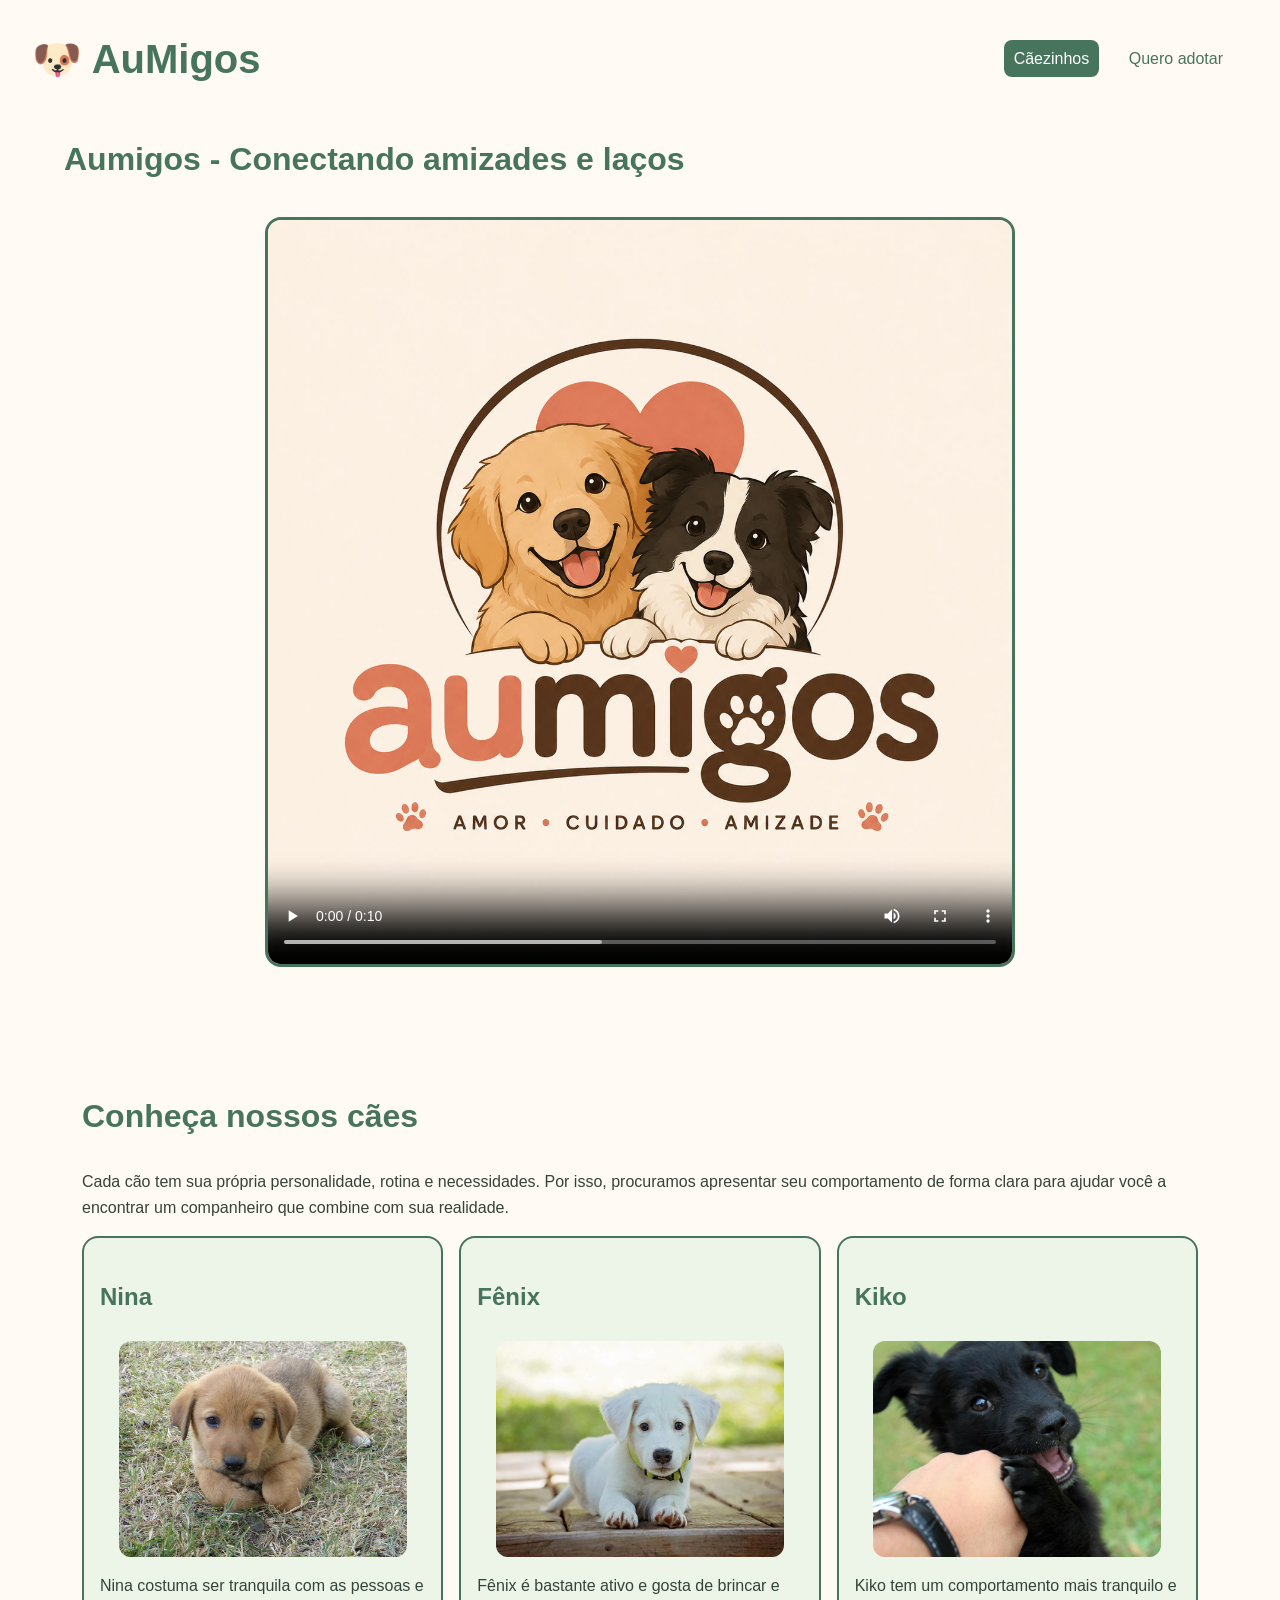
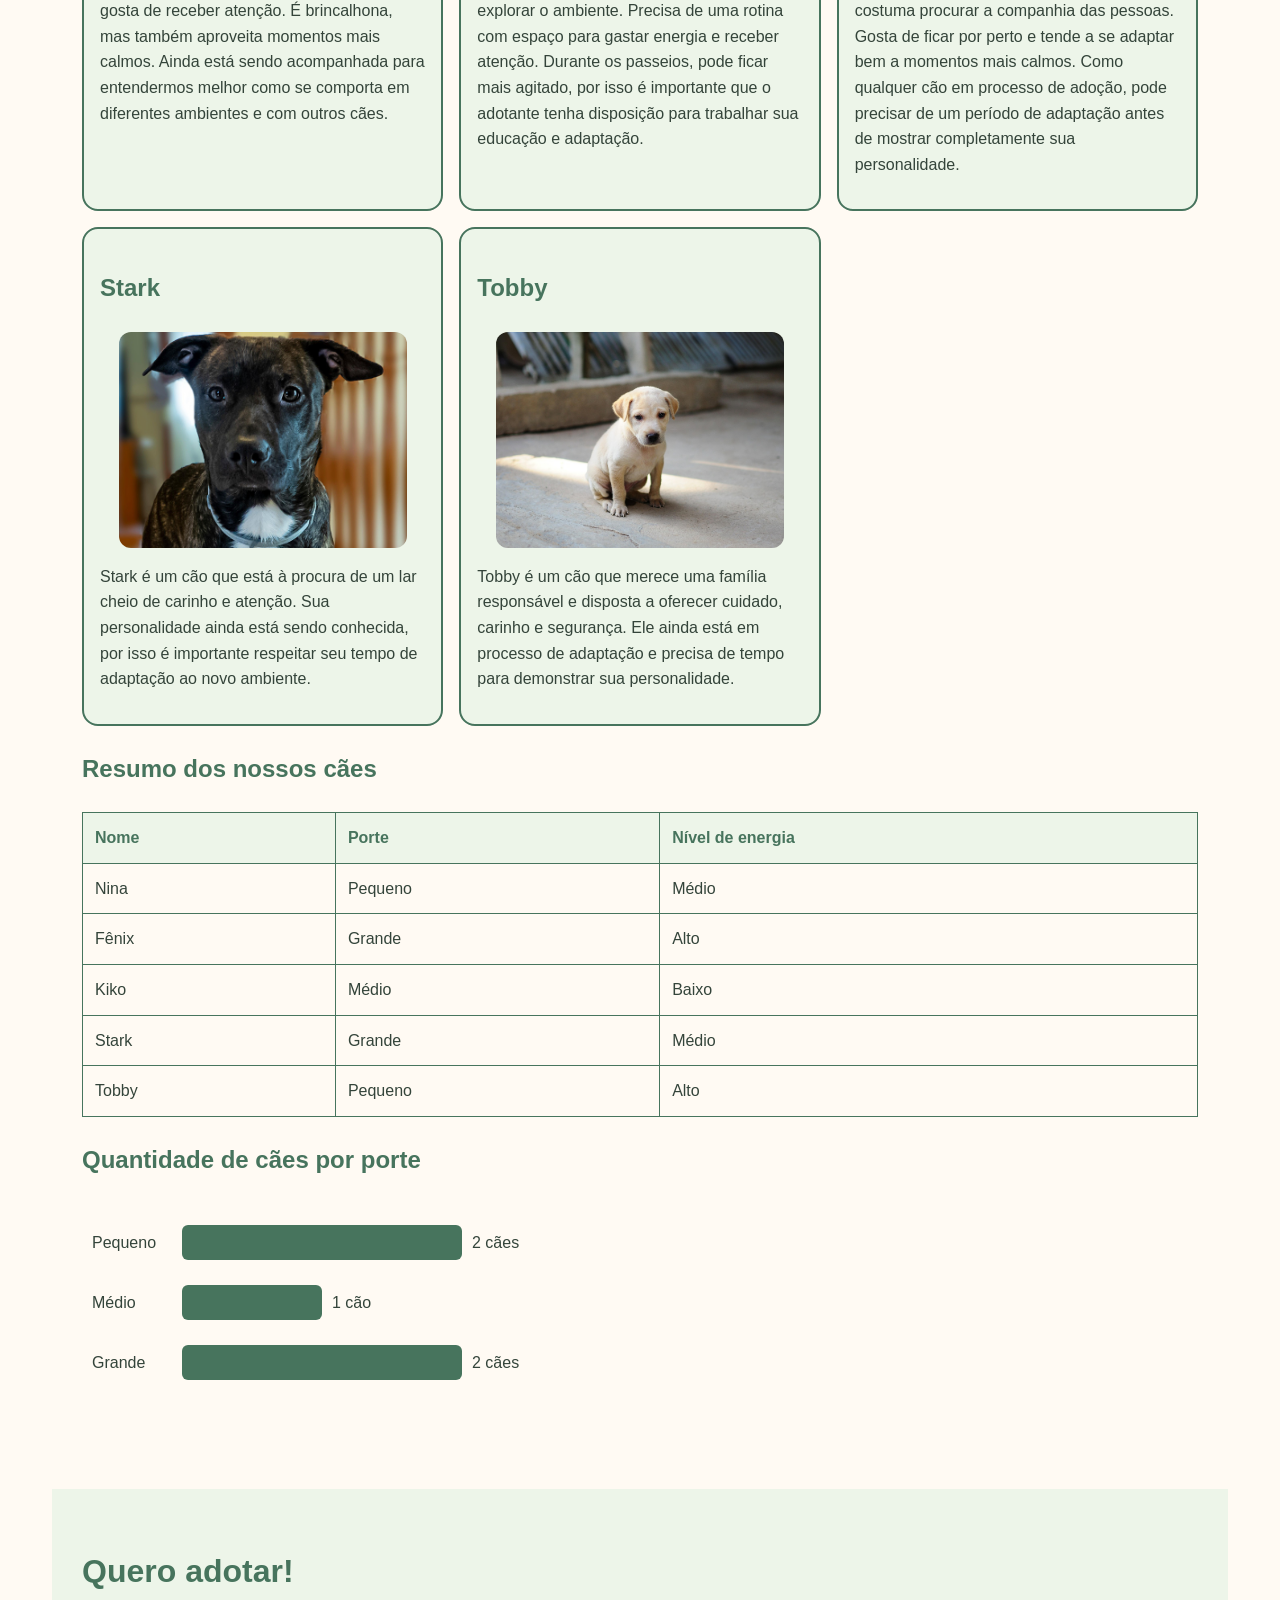
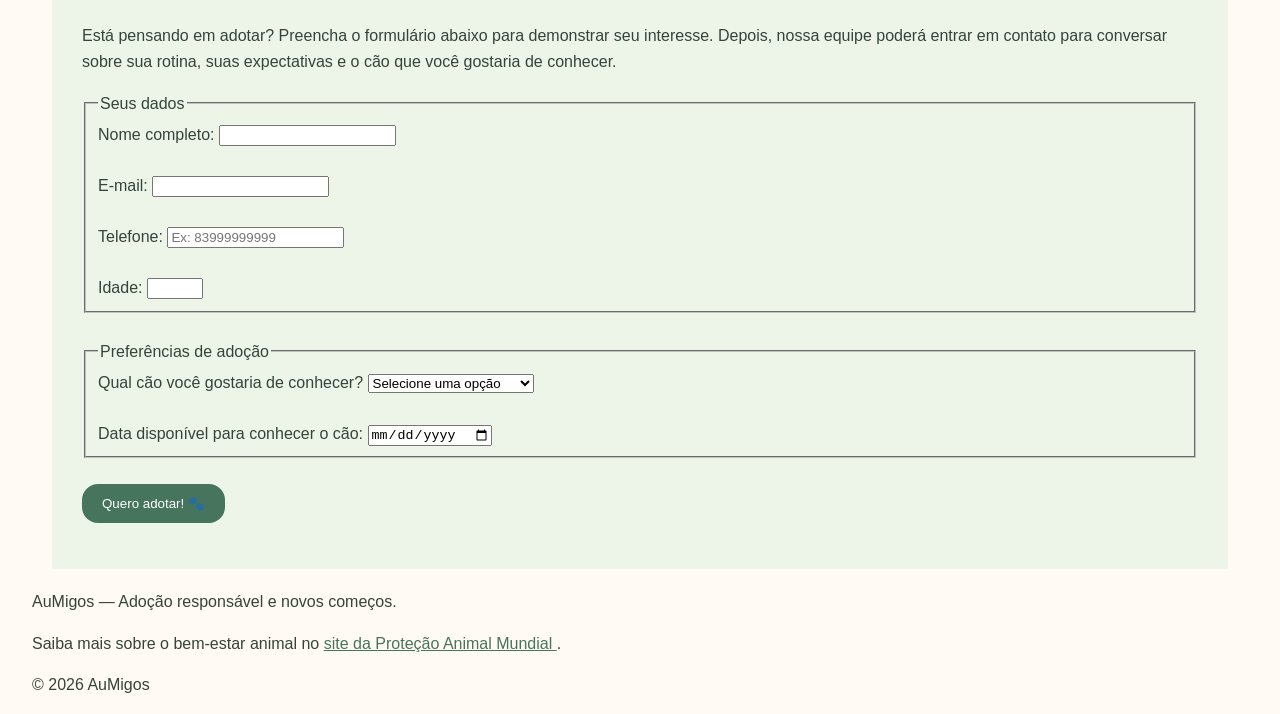
<file: Aumigos - atividade/index.html>
<!DOCTYPE html>
<html lang="pt-BR">

<head>
    <meta charset="UTF-8">
    <meta name="viewport" content="width=device-width, initial-scale=1.0">

    <title>AuMigos — Adoção responsável de cães</title>

    <link rel="stylesheet" href="css/reset.css">
    <link rel="stylesheet" href="css/style.css">
</head>

<body>

    <header>
    <div class="barra-navegacao">
        <h1>🐶 AuMigos</h1>
       <nav id="menu-navegacao">
    <ul>
        <li class="item-dropdown">
            <a href="#caes" class="ativo">Cãezinhos</a>

            <ul class="dropdown">
                <li><a href="#nina">Nina</a></li>
                <li><a href="#fenix">Fênix</a></li>
                <li><a href="#kiko">Kiko</a></li>
                <li><a href="#stark">Stark</a></li>
                <li><a href="#tobby">Tobby</a></li>
            </ul>
        </li>

        <li><a href="#adocao">Quero adotar</a></li>
    </ul>

    <button
        type="button"
        class="botao-menu"
        aria-label="Abrir menu de navegação"
        aria-expanded="false"
        aria-controls="menu-navegacao"
    >
        <span></span>
        <span></span>
        <span></span>
    </button>
</nav>
    </div>
</header>
<main>
<section class="secao-video">
    <h2>Aumigos - Conectando amizades e laços</h2>

    <!--
        preload="metadata" foi escolhido porque o vídeo é um conteúdo
        complementar da página. Assim, o navegador carrega apenas
        os metadados inicialmente, evitando o carregamento completo
        do vídeo antes que o usuário decida reproduzi-lo.
    -->

    <video
    controls
    preload="metadata"
    poster="assets/video/cachorro-poster.jpg"
>
    <source src="assets/video/cachorro.mp4" type="video/mp4">
    <source src="assets/video/cachorro.webm" type="video/webm">

    <track
        kind="subtitles"
        src="assets/video/cachorro.vtt"
        srclang="pt-BR"
        label="Português"
        default
    >

    Seu navegador não suporta a reprodução de vídeos.
</video>
</section>
        <section id="caes" class="secao">

            <h2>Conheça nossos cães</h2>

            <p>
                Cada cão tem sua própria personalidade, rotina e necessidades. 
                Por isso, procuramos apresentar seu comportamento de forma clara para ajudar você a encontrar um companheiro que combine com sua realidade.
            </p>
<div class="grade-caes">
            <article class="card" id="nina">
                <h3>Nina</h3>
                <img
                    src="assets/images/nina.jpg"
                    alt="Imagem ilustrativa da cadela Nina"
                >
                <p>
                    Nina costuma ser tranquila com as pessoas e gosta de receber atenção. 
                    É brincalhona, mas também aproveita momentos mais calmos. 
                    Ainda está sendo acompanhada para entendermos melhor como se comporta em diferentes ambientes e com outros cães.
                </p>
            </article>
            <article class="card" id="fenix">
                <h3>Fênix</h3>
                <img
                    src="assets/images/fenix.jpg"
                    alt="Imagem ilustrativa do cão Fênix"
                >
                <p>
                    Fênix é bastante ativo e gosta de brincar e explorar o ambiente. 
                    Precisa de uma rotina com espaço para gastar energia e receber atenção. 
                    Durante os passeios, pode ficar mais agitado, por isso é importante que o adotante tenha disposição para trabalhar sua educação e adaptação.
                </p>
            </article>
            <article class="card" id="kiko">
                <h3>Kiko</h3>
                <img
                    src="assets/images/kiko.jpg"
                    alt="Imagem ilustrativa do cão Kiko"
                 >
                <p>
                    Kiko tem um comportamento mais tranquilo e costuma procurar a companhia das pessoas. 
                    Gosta de ficar por perto e tende a se adaptar bem a momentos mais calmos. 
                    Como qualquer cão em processo de adoção, pode precisar de um período de adaptação antes de mostrar completamente sua personalidade.
                </p>
            </article>
            <article class="card" id="stark">
                <h3>Stark</h3>
                <img
                    src="assets/images/stark.jpg"
                    alt="Imagem ilustrativa do cão Stark"
                >
                <p>
                    Stark é um cão que está à procura de um lar cheio de carinho e atenção. 
                    Sua personalidade ainda está sendo conhecida, por isso é importante respeitar seu tempo de adaptação ao novo ambiente.
                </p>
            </article>
            <article class="card" id="tobby">
                <h3>Tobby</h3>
                <img
                    src="assets/images/tobby.jpg"
                    alt="Imagem ilustrativa do cão Tobby"
                >
                <p>
                    Tobby é um cão que merece uma família responsável e disposta a oferecer cuidado, carinho e segurança.
                    Ele ainda está em processo de adaptação e precisa de tempo para demonstrar sua personalidade.
                </p>
            </article>
</div>
            <h3>Resumo dos nossos cães</h3>
            <table>
                <thead>
                    <tr>
                        <th>Nome</th>
                        <th>Porte</th>
                        <th>Nível de energia</th>
                    </tr>
                </thead>
                <tbody>
                                        <tr>
                        <td>Nina</td>
                        <td>Pequeno</td>
                        <td>Médio</td>
                    </tr>
                    <tr>
                        <td>Fênix</td>
                        <td>Grande</td>
                        <td>Alto</td>
                    </tr>
                    <tr>
                        <td>Kiko</td>
                        <td>Médio</td>
                        <td>Baixo</td>
                    </tr>
                    <tr>
                        <td>Stark</td>
                        <td>Grande</td>
                        <td>Médio</td>
                    </tr>
                    <tr>
                        <td>Tobby</td>
                        <td>Pequeno</td>
                        <td>Alto</td>
                    </tr>
                </tbody>
            </table>

<!-- Gráfico SVG: quantidade de cães por porte -->
<h3>Quantidade de cães por porte</h3>

<svg
    viewBox="0 0 500 220"
    role="img"
    aria-labelledby="titulo-grafico descricao-grafico"
    class="grafico-caes"
>
    <title id="titulo-grafico">Quantidade de cães por porte</title>
    <desc id="descricao-grafico">
        Dois cães de porte pequeno, um de porte médio e dois de porte grande.
    </desc>

    <text x="10" y="45" fill="#34443a">Pequeno</text>
    <rect x="100" y="22" width="280" height="35" rx="6" fill="#47745d"/>
    <text x="390" y="45" fill="#34443a">2 cães</text>

    <text x="10" y="105" fill="#34443a">Médio</text>
    <rect x="100" y="82" width="140" height="35" rx="6" fill="#47745d"/>
    <text x="250" y="105" fill="#34443a">1 cão</text>

    <text x="10" y="165" fill="#34443a">Grande</text>
    <rect x="100" y="142" width="280" height="35" rx="6" fill="#47745d"/>
    <text x="390" y="165" fill="#34443a">2 cães</text>
</svg>

        </section>


        <section id="adocao" class="secao">
            <h2>Quero adotar!</h2>
            <p>
                Está pensando em adotar? Preencha o formulário abaixo para demonstrar seu interesse. 
                Depois, nossa equipe poderá entrar em contato para conversar sobre sua rotina, suas expectativas e o cão que você gostaria de conhecer.
            </p>
            <form id="formulario-adocao">
                <fieldset>
                    <legend>Seus dados</legend>
                    <label for="nome">Nome completo:</label>
                    <input
                        type="text"
                        id="nome"
                        name="nome"
                        required
                    >
                    <br><br>
                    <label for="email">E-mail:</label>
                    <input
                        type="email"
                        id="email"
                        name="email"
                        required
                    >
                    <br><br>
                    <label for="telefone">Telefone:</label>
                    <input
                        type="tel"
                        id="telefone"
                        name="telefone"
                        placeholder="Ex: 83999999999"
                    >
                    <br><br>
                    <label for="idade">Idade:</label>
                    <input
                        type="number"
                        id="idade"
                        name="idade"
                        min="18"
                        max="100"
                        required
                    >
                </fieldset>
                <br>
                <fieldset>
                    <legend>Preferências de adoção</legend>
                    <label for="cao">
                        Qual cão você gostaria de conhecer?
                    </label>
                    <select
                        id="cao"
                        name="cao"
                        required
                    >
                        <option value="">Selecione uma opção</option>
                        <option value="nina">Nina</option>
                        <option value="fenix">Fênix</option>
                        <option value="kiko">Kiko</option>
                        <option value="stark">Stark</option>
                        <option value="tobby">Tobby</option>
                        <option value="qualquer">
                            Qualquer cão disponível
                        </option>
                    </select>
                    <br><br>
                    <label for="data">
                        Data disponível para conhecer o cão:
                    </label>
                    <input
                        type="date"
                        id="data"
                        name="data"
                    >

                </fieldset>
                <br>
                <button type="submit" class="botao">
                    Quero adotar! 🐾
                </button>
                <p id="mensagem-formulario" role="status"></p>
            </form>
        </section>
    </main>


    <footer>
        <p>
            AuMigos — Adoção responsável e novos começos.
        </p>
        <p>
            Saiba mais sobre o bem-estar animal no
            <a
                href="https://www.worldanimalprotection.org.br/"
                target="_blank"
                rel="noopener noreferrer"
            >
                site da Proteção Animal Mundial
            </a>.
        </p>
        <p>
            &copy; 2026 AuMigos
        </p>
    </footer>
<script>
    const video = document.querySelector("video");
    console.log(
        "MP4:",
        video.canPlayType('video/mp4; codecs="avc1.42E01E, mp4a.40.2"')
    );
    console.log(
        "WebM:",
        video.canPlayType('video/webm; codecs="vp8, vorbis"')
    );
</script>
<!-- <script src="js/logica.js" defer></script> -->
 <script src="js/menu.js" defer></script>
 <script src="js/formulario.js" defer></script>
</body>
</html>
</file>
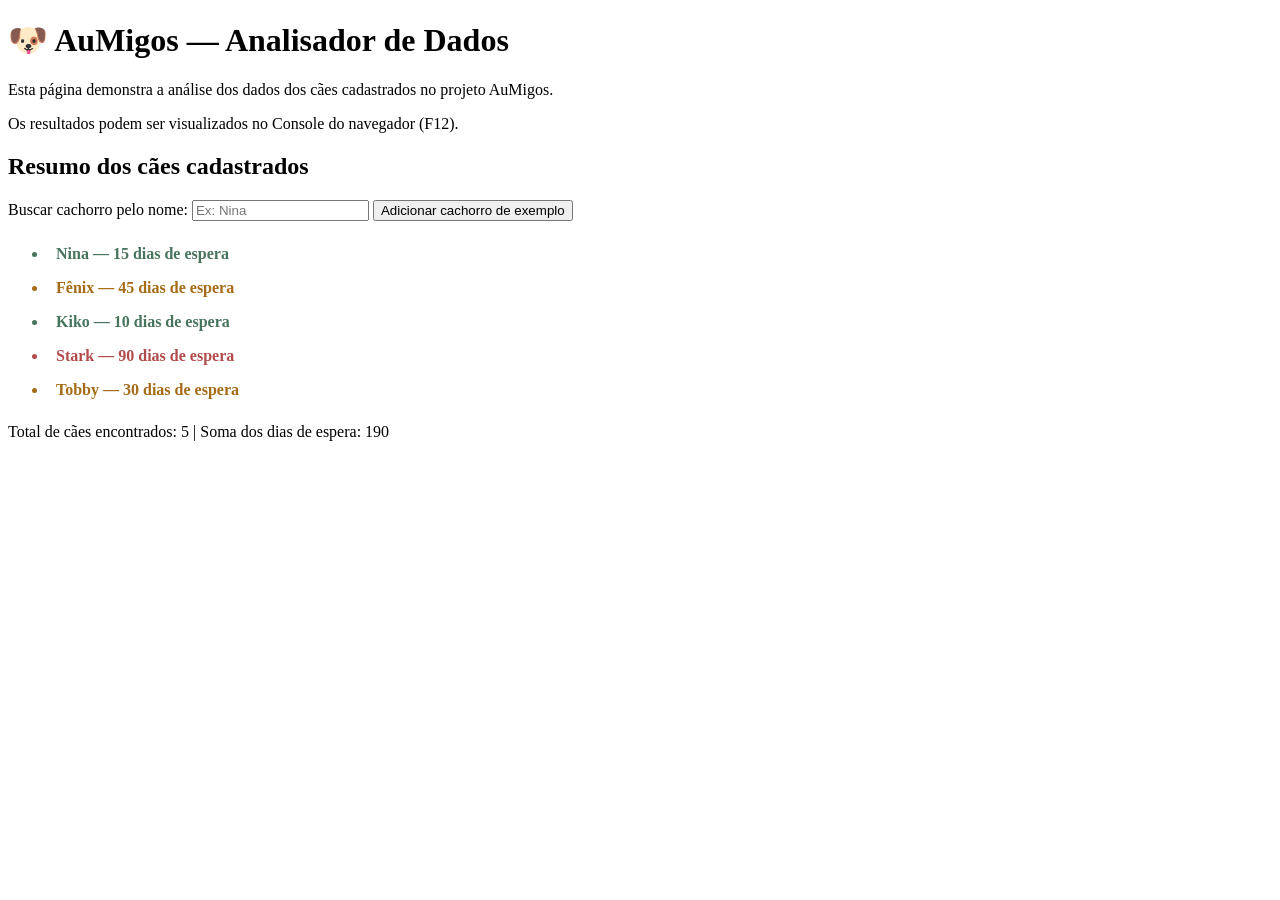
<file: Aumigos - atividade/analise.html>
<!DOCTYPE html>
<html lang="pt-BR">
<head>
    <meta charset="UTF-8">
    <meta name="viewport" content="width=device-width, initial-scale=1.0">
    <title>Analisador de Dados — AuMigos</title>
    <link rel="stylesheet" href="css/analise.css">
</head>
<body>
    <h1>🐶 AuMigos — Analisador de Dados</h1>

    <p>
        Esta página demonstra a análise dos dados
        dos cães cadastrados no projeto AuMigos.
    </p>

    <p>
        Os resultados podem ser visualizados
        no Console do navegador (F12).
    </p>

<section id="resultados-analise">
    <h2>Resumo dos cães cadastrados</h2>
    <label for="busca-cao">Buscar cachorro pelo nome:</label>
<input
    type="search"
    id="busca-cao"
    placeholder="Ex: Nina"
>

<button
    type="button"
    id="adicionar-cao"
    aria-controls="lista-analise"
>
    Adicionar cachorro de exemplo
</button>

    <ul id="lista-analise"></ul>

    <p id="resumo-analise" aria-live="polite"></p>
</section>
    
    <script src="js/logica.js" defer></script>
</body>
</html>
</file>
<file: Aumigos - atividade/css/style.css>
:root {
    /* Cores do site */
    --cor-fundo: #fffaf3;
    --cor-principal: #47745d;
    --cor-secundaria: #edf5e9;
    --cor-destaque: #f2c879;
    --cor-texto: #34443a;

    /* Espaçamentos */
    --espacamento: 1rem;

    /* Bordas */
    --raio-borda: 1rem;
}

/* Estilização geral */
body {
    background-color: var(--cor-fundo);
    color: var(--cor-texto);
    /* Usamos rem nos tamanhos de fonte para manter a escala proporcional ao tamanho de fonte definido pelo navegador. */
    font-family: Arial, Helvetica, sans-serif;
    line-height: 1.6;
}

h1 {
    color: var(--cor-principal);
    font-size: 2.5rem;
}

h2 {
    color: var(--cor-principal);
    font-size: 2rem;
}

h3 {
    color: var(--cor-principal);
    font-size: 1.5rem;
}

/* Estilização das classes */
.secao {
    padding: 30px;
    margin: 20px;
}

.card {
    background-color: var(--cor-secundaria);
    padding: 20px;
    margin: 15px;
    border: 2px solid var(--cor-principal);
    border-radius: var(--raio-borda);
}
/* Seleciona apenas os parágrafos que estão dentro dos cards dos cães. */
.card p {
    color: var(--cor-texto);
    font-size: 1rem;
}

/* Estilização dos IDs */
#caes {
    background-color: var(--cor-fundo);
}

#adocao {
    background-color: var(--cor-secundaria);
}

/* Estados dos links */
a:link {
    color: var(--cor-principal);
}

a:visited {
    color: #6b5b73;
}

a:hover {
    color: #b8860b;
}

a:active {
    color: #34443a;
}

/* Tabela dos cães */
table {
    width: 100%;
    border-collapse: collapse;
}

th,
td {
    padding: 12px;
    border: 1px solid var(--cor-principal);
    text-align: left;
}

th {
    background-color: var(--cor-secundaria);
    color: var(--cor-principal);
}

/* Menu de navegação */
nav ul {
    list-style-type: none;
    padding: 0;
}

nav li {
    display: inline-block;
    margin-right: 15px;
}
/* Botão do formulário */
.botao {
    background-color: var(--cor-principal);
    color: white;
    padding: 12px 20px;
    border: none;
    border-radius: var(--raio-borda);
    cursor: pointer;
}
/* Barra de navegação */
.barra-navegacao {
    display: flex;
    justify-content: space-between;
    align-items: center;
    width: 100%;
    box-sizing: border-box;
    background-color: var(--cor-fundo);
}
/* Links da navegação */
.barra-navegacao nav a {
    text-decoration: none;
    padding: 10px;
    border-radius: 8px;
}

/* Link da seção */
.barra-navegacao nav a.ativo {
    background-color: var(--cor-principal);
    color: white;
}

/* Efeito ao passar o mouse */
.barra-navegacao nav a:hover {
    background-color: var(--cor-destaque);
    color: var(--cor-texto);
}
/* Menu dropdown */
.item-dropdown {
    position: relative;
}

.dropdown {
    display: none;
    position: absolute;
    top: 100%;
    left: 0;
    background-color: white;
    min-width: 150px;
    padding: 10px;
    border-radius: var(--raio-borda);
    box-shadow: 0 4px 8px rgba(0, 0, 0, 0.15);
    z-index: 10;
}

.item-dropdown:hover .dropdown {
    display: block;
}

.dropdown li {
    display: block;
    margin: 5px 0;
}

.dropdown a {
    display: block;
}
/* Cabeçalho fixo durante a rolagem */
header {    
    position: sticky;
    top: 0;
    z-index: 20;
    background-color: var(--cor-fundo);
    width: 100%;
}
/* Botão hamburger */
.botao-menu {
    
    display: flex;
    flex-direction: column;
    gap: 5px;
    background: none;
    border: none;
    cursor: pointer;
}

.botao-menu span {
    width: 25px;
    height: 3px;
    background-color: var(--cor-principal);
    border-radius: 3px;
}
/* Ajustes para telas menores */
.botao-menu {
    display: none;
}

@media (max-width: 600px) {
    .botao-menu {
        display: flex;
    }

    .barra-navegacao {
        flex-wrap: nowrap;
    }

    .barra-navegacao nav {
    display: flex;
    align-items: center;
    justify-content: flex-end;
    flex: 1;
    position: relative;
    }

    .barra-navegacao nav ul {
        display: none;
        margin: 0;
    }
    .barra-navegacao nav.menu-aberto > ul {
    display: flex;
    flex-direction: column;
    position: absolute;
    top: 100%;
    right: 0;
    background-color: var(--cor-fundo);
    padding: 15px;
    border: 1px solid var(--cor-principal);
    border-radius: var(--raio-borda);
    z-index: 30;
    }

    .barra-navegacao nav.menu-aberto > ul > li {
    display: block;
    margin: 5px 0;
    }
    .barra-navegacao h1 {
    margin-right: auto;
    }

    .barra-navegacao nav {
    margin-left: auto;
    }
    .barra-navegacao h1 {
    font-size: 1.8rem;
    margin: 0;
    }
}
video {
    max-width: 100%;
    height: auto;
}
/* Padroniza o tamanho das fotos dos cães */
.card img {
    display: block;
    width: 100%;
    max-width: 18rem;
    aspect-ratio: 4 / 3;
    height: auto;
    object-fit: cover;
    border-radius: 0.75rem;
    margin: 1rem auto;
}
/* Organiza os cartões dos cães em uma grade responsiva */
.grade-caes {
    display: grid;
    grid-template-columns: repeat(3, minmax(0, 1fr));
    gap: 1rem;
}

/* Ajusta os cartões dentro da grade */
.grade-caes .card {
    margin: 0;
    padding: 1rem;
}

/* Adapta os cartões para telas menores */
@media (max-width: 900px) {
    .grade-caes {
        grid-template-columns: repeat(2, minmax(0, 1fr));
    }
}

@media (max-width: 600px) {
    .grade-caes {
        grid-template-columns: 1fr;
    }
}
/* Destaca suavemente os cartões alternados */
.grade-caes .card:nth-child(odd) {
    border-color: var(--cor-principal);
}

/* Animação suave ao passar o mouse sobre os cartões */
.grade-caes .card {
    transition: transform 0.2s ease, box-shadow 0.2s ease;
}

.grade-caes .card:hover {
    transform: translateY(-5px);
    box-shadow: 0 6px 12px rgba(0, 0, 0, 0.12);
}
/* Mantém o gráfico SVG responsivo */
.grafico-caes {
    display: block;
    width: 100%;
    max-width: 31.25rem;
    height: auto;
    margin: 1rem 0;
}

/* Espaçamento das áreas principais */
header,
main,
footer {
    padding-left: 2rem;
    padding-right: 2rem;
    box-sizing: border-box;
}

/* Seção do título e vídeo */
.secao-video {
    padding: 1rem 2rem;
    box-sizing: border-box;
}

/* Título da seção do vídeo */
.secao-video h2 {
    margin: 0 0 1rem;
}

/* Vídeo centralizado com borda */
.secao-video video {
    display: block;
    width: 90%;
    max-width: 750px;
    height: auto;
    margin: 2rem auto;
    border: 3px solid var(--cor-principal);
    border-radius: 1rem;
    box-sizing: border-box;
}

/* Ajustes para celulares */
@media (max-width: 600px) {
    header,
    main,
    footer {
        padding-left: 1rem;
        padding-right: 1rem;
    }

    .secao-video {
        padding: 1rem;
    }

    .secao-video video {
        width: 85%;
        margin: 1.5rem auto;
    }
}
</file>
<file: Aumigos - atividade/css/analise.css>
/* Estilos das classificações dos cães */

.espera-recente {
    color: #47745d;
    font-weight: bold;
}

.espera-moderada {
    color: #a66b16;
    font-weight: bold;
}

.espera-prolongada {
    color: #b34b4b;
    font-weight: bold;
}

.cao-selecionado {
    background-color: #edf5e9;
    border: 2px solid #47745d;
    border-radius: 8px;
    padding: 8px;
}

#lista-analise button {
    background: transparent;
    border: none;
    color: inherit;
    font: inherit;
    cursor: pointer;
    padding: 8px;
    text-align: left;
}

#lista-analise button:focus-visible {
    outline: 2px solid #47745d;
    outline-offset: 3px;
    border-radius: 4px;
}
</file>
